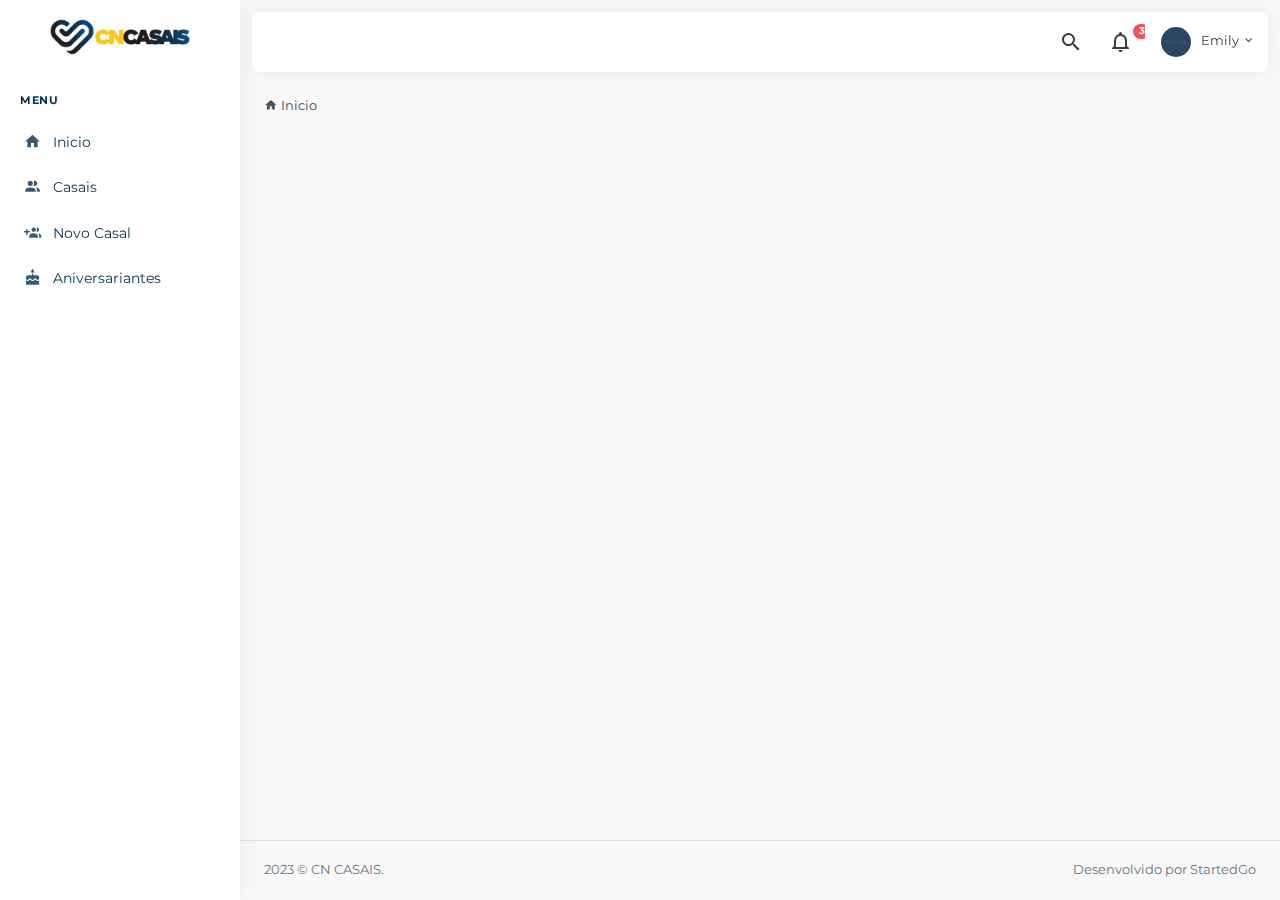
<file: index.html>
<!DOCTYPE html>
<html lang="pt-br">

<head>
    <meta charset="utf-8" />
    <title>CN - Casais</title>
    <meta name="viewport" content="width=device-width, initial-scale=1, shrink-to-fit=no">
    <meta content="Cadastro CN Casais" name="description" />
    <meta content="StartedGo" name="author" />
    <meta http-equiv="X-UA-Compatible" content="IE=edge" />

    <!-- App favicon -->
    <link rel="shortcut icon" href="assets/images/favicon.svg">

    <!-- App css -->
    <link href="assets/css/bootstrap.css" rel="stylesheet" type="text/css" />
    <link href="assets/css/icons.css" rel="stylesheet" type="text/css" />
    <link href="assets/css/theme.css" rel="stylesheet" type="text/css" />

</head>

<body>

    <!-- Begin page -->
    <div id="layout-wrapper">

        <!-- ========== Left Sidebar Start ========== -->
        <div class="vertical-menu">

            <div data-simplebar class="h-100">

                <div class="navbar-brand-box">
                    <a href="index.html" class="logo">
                        <img src="assets/images/logo-dark.png" class="img-fluid" />
                    </a>
                </div>

                <!--- Sidemenu -->
                <div id="sidebar-menu">
                    <!-- Left Menu Start -->
                    <ul class="metismenu list-unstyled" id="side-menu">
                        <li class="menu-title">Menu</li>

                        <li>
                            <a href="index.html" class="waves-effect">
                                <i class="mdi mdi-home"></i><span>Inicio</span>
                            </a>
                        </li>

                        <li>
                            <a href="casais.html" class="waves-effect"><i class="mdi mdi-account-multiple
                                r"></i><span>Casais</span></a>
                        </li>

                        <li>
                            <a href="javascript: void(0);" class="waves-effect"><i class="mdi mdi-account-multiple-plus
                                "></i><span>Novo Casal</span></a>
                        </li>

                        <li>
                            <a href="javascript: void(0);" class="waves-effect"><i class="mdi mdi-cake-variant"></i><span>Aniversariantes</span></a>
                        </li>

                    </ul>
                </div>
                <!-- Sidebar -->
            </div>
        </div>
        <!-- Left Sidebar End -->

        <header id="page-topbar">
            <div class="navbar-header">
                <!-- Dropdown mobile -->
                <div class="d-flex align-items-left">
                    <button type="button" class="btn btn-sm mr-2 d-lg-none px-3 font-size-16 header-item waves-effect"
                        id="vertical-menu-btn">
                        <i class="fa fa-fw fa-bars"></i>
                    </button>
                </div>
                <!-- Inicio navbar itens -->
                <div class="d-flex align-items-center">
                    <!-- Campo de busca -->
                    <div class="dropdown d-none d-sm-inline-block ml-2">
                        <button type="button" class="btn header-item noti-icon waves-effect"
                            id="page-header-search-dropdown" data-toggle="dropdown" aria-haspopup="true"
                            aria-expanded="false">
                            <i class="mdi mdi-magnify"></i>
                        </button>
                        <div class="dropdown-menu dropdown-menu-lg dropdown-menu-right p-0"
                            aria-labelledby="page-header-search-dropdown">

                            <form class="p-3">
                                <div class="form-group m-0">
                                    <div class="input-group">
                                        <input type="text" class="form-control" placeholder="Buscar ..."
                                            aria-label="Busca">
                                        <div class="input-group-append">
                                            <button class="btn btn-primary" type="submit"><i
                                                    class="mdi mdi-magnify"></i></button>
                                        </div>
                                    </div>
                                </div>
                            </form>
                        </div>
                    </div>
                    <!-- Campo de notificações -->
                    <div class="dropdown d-inline-block">
                        <button type="button" class="btn header-item noti-icon waves-effect"
                            id="page-header-notifications-dropdown" data-toggle="dropdown" aria-haspopup="true"
                            aria-expanded="false">
                            <i class="mdi mdi-bell-outline"></i>
                            <span class="badge badge-danger badge-pill">3</span>
                        </button>
                        <div class="dropdown-menu dropdown-menu-lg dropdown-menu-right p-0"
                            aria-labelledby="page-header-notifications-dropdown">
                            <div class="p-3">
                                <div class="row align-items-center">
                                    <div class="col">
                                        <h6 class="m-0"> Notificações </h6>
                                    </div>
                                    <div class="col-auto">
                                        <a href="#!" class="small font-weight-bold"> Ver todas</a>
                                    </div>
                                </div>
                            </div>
                            <div data-simplebar style="max-height: 230px;">

                                <a href="" class="text-reset notification-item">
                                    <div class="media">
                                        <div class="avatar-xs mr-3">
                                            <span class="avatar-title bg-warning rounded-circle">
                                                <i class="mdi mdi-cake-variant"></i>
                                            </span>
                                        </div>
                                        <div class="media-body">
                                            <h6 class="mt-0 mb-1">Aniversariantes</h6>
                                            <p class="font-size-12 mb-1">Amanhã é aniversário do casal <strong>Fernanda & Léo</strong>
                                            </p>
                                            <p class="font-size-11 font-weight-bold mb-0 text-muted"><i
                                                    class="mdi mdi-clock-outline"></i> 2 min atrás</p>
                                        </div>
                                    </div>
                                </a>
                                <a href="" class="text-reset notification-item">
                                    <div class="media">
                                        <div class="avatar-xs mr-3">
                                            <span class="avatar-title bg-warning rounded-circle">
                                                <i class="mdi mdi-account-multiple-plus"></i>
                                            </span>
                                        </div>
                                        <div class="media-body">
                                            <h6 class="mt-0 mb-1">Novo casal</h6>
                                            <p class="font-size-12 mb-1"><strong>Fernanda</strong> adicionou um novo
                                                casal</p>
                                            <p class="font-size-11 font-weight-bold mb-0 text-muted"><i
                                                    class="mdi mdi-clock-outline"></i> há 2 dias</p>
                                        </div>
                                    </div>
                                </a>
                                <a href="" class="text-reset notification-item">
                                    <div class="media">
                                        <div class="avatar-xs mr-3">
                                            <span class="avatar-title bg-warning rounded-circle">
                                                <i class="mdi mdi-cake-variant"></i>
                                            </span>
                                        </div>
                                        <div class="media-body">
                                            <h6 class="mt-0 mb-1">Aniversariantes</h6>
                                            <p class="font-size-12 mb-1">Hoje é aniversário do casal <strong>John &
                                                    Maria</strong> Mostre que você se lembrou deles!</p>
                                            <p class="font-size-11 font-weight-bold mb-0 text-muted"><i
                                                    class="mdi mdi-clock-outline"></i> há 7 horas </p>
                                        </div>
                                    </div>
                                </a>
                            </div>
                            <div class="p-2">
                                <a class="btn btn-sm btn-link btn-block text-center font-size-14" href="javascript:void(0)">
                                    Carregar mais.. <i class="mdi mdi-arrow-right ml-1"></i>
                                </a>
                            </div>
                        </div>
                    </div>
                    <!-- Campo de usuario -->
                    <div class="dropdown d-inline-block">
                        <button type="button" class="btn header-item waves-effect" id="page-header-user-dropdown"
                            data-toggle="dropdown" aria-haspopup="true" aria-expanded="false">
                            <img class="rounded-circle header-profile-user" src="assets/images/users/avatar-1.jpg"
                                alt="Header Avatar">
                            <span class="d-none d-sm-inline-block ml-1">Emily</span>
                            <i class="mdi mdi-chevron-down d-none d-sm-inline-block"></i>
                        </button>
                        <div class="dropdown-menu dropdown-menu-right">
                            <a class="dropdown-item d-flex align-items-center justify-content-between"
                                href="javascript:void(0)">
                                <span>Caixa de entrada</span>
                                <span>
                                    <span class="badge badge-pill badge-soft-primary">3</span>
                                </span>
                            </a>
                            <a class="dropdown-item d-flex align-items-center justify-content-between"
                                href="javascript:void(0)">
                                <span>Perfil</span>
                                <span>
                                    <span class="badge badge-pill badge-soft-danger">1</span>
                                </span>
                            </a>
                            <a class="dropdown-item d-flex align-items-center justify-content-between"
                                href="javascript:void(0)">
                                Configurações
                            </a>
                            <a class="dropdown-item d-flex align-items-center justify-content-between"
                                href="javascript:void(0)">
                                <span>Sair</span>
                            </a>
                        </div>
                    </div>

                </div>
            </div>
            <!-- Final navbar itens -->
        </header>

        <!-- ============================================================== -->
        <!-- Inicio do conteúdo -->
        <!-- ============================================================== -->
        <div class="main-content">

            <div class="page-content">
                <div class="container-fluid">

                    <!-- inicio titulo da pagina -->
                    <div class="row">
                        <div class="col-12">
                            <div class="page-title-box d-flex align-items-center justify-content-between">
                                <div class="page-title-right">
                                    <ol class="breadcrumb m-0">
                                        <li class="breadcrumb-item active"><a href="javascript: void(0);"><i class="mdi mdi-home mr-1"></i>Inicio</a></li>
                                    </ol>
                                </div>
                            </div>
                        </div>
                    </div>
                    <!-- fim titulo da pagina -->

                </div> <!-- container-fluid -->
            </div>
            <!-- End Page-content -->

            <footer class="footer">
                <div class="container-fluid">
                    <div class="row">
                        <div class="col-sm-6">
                            2023 © CN CASAIS.
                        </div>
                        <div class="col-sm-6">
                            <div class="text-sm-right d-none d-sm-block">
                                Desenvolvido por StartedGo
                            </div>
                        </div>
                    </div>
                </div>
            </footer>

        </div>
        <!-- end main content-->

    </div>
    <!-- END layout-wrapper -->

    <!-- Overlay-->
    <div class="menu-overlay"></div>


    <!-- jQuery  -->
    <script src="assets/js/jquery.min.js"></script>
    <script src="assets/js/bootstrap.bundle.min.js"></script>
    <script src="assets/js/metismenu.min.js"></script>
    <script src="assets/js/waves.js"></script>
    <script src="assets/js/simplebar.min.js"></script>

    <!-- App js -->
    <script src="assets/js/theme.js"></script>

</body>

</html>
</file>
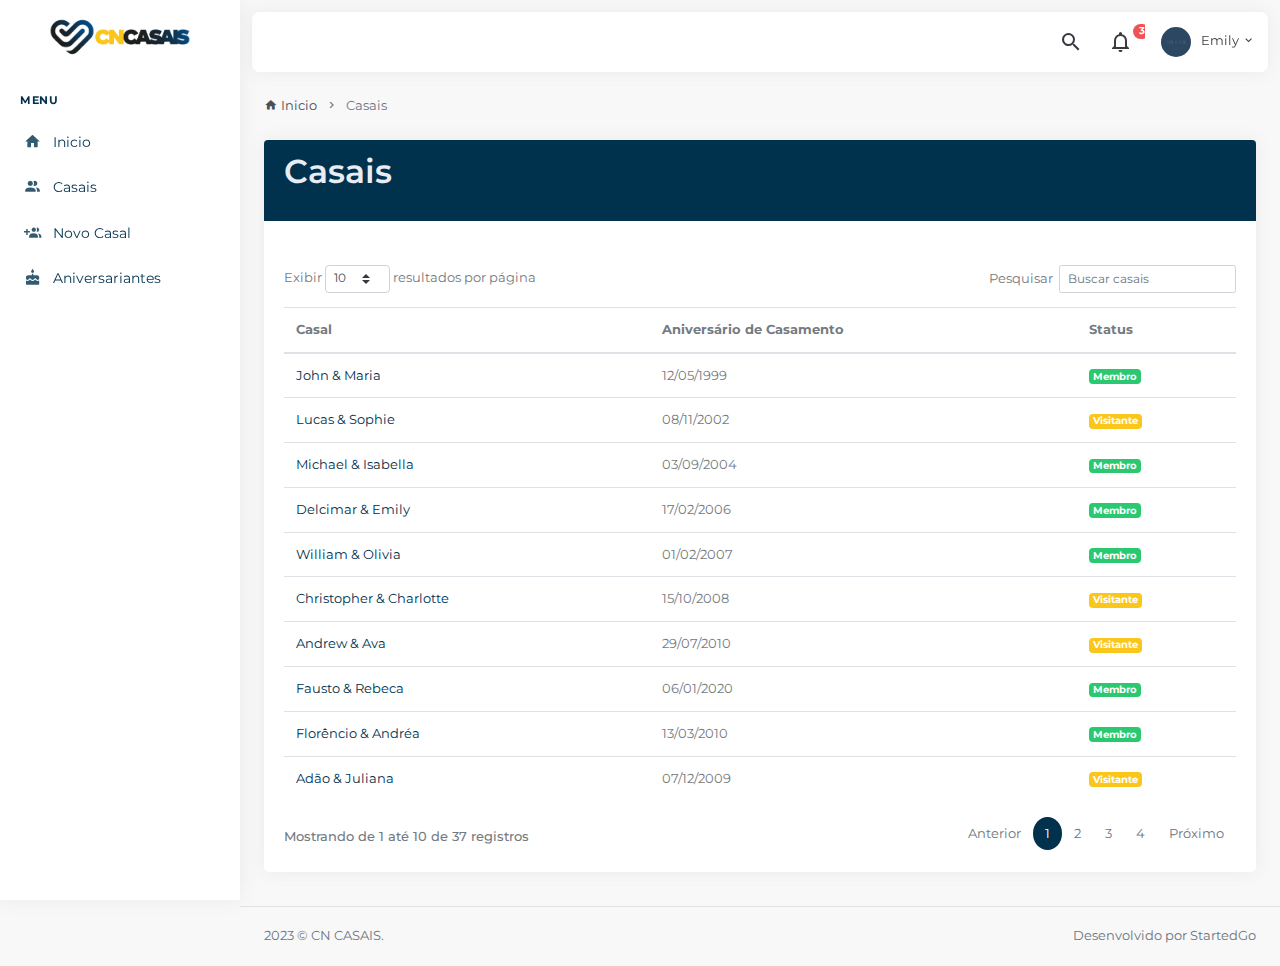
<file: casais.html>
<!DOCTYPE html>
<html lang="pt-br">

<head>
    <meta charset="utf-8" />
    <title>CN - Casais</title>
    <meta name="viewport" content="width=device-width, initial-scale=1, shrink-to-fit=no">
    <meta content="Cadastro CN Casais" name="description" />
    <meta content="StartedGo" name="author" />
    <meta http-equiv="X-UA-Compatible" content="IE=edge" />

    <!-- App favicon -->
    <link rel="shortcut icon" href="assets/images/favicon.svg">

    <!-- Plugins css -->
    <link href="plugins/datatables/dataTables.bootstrap4.css" rel="stylesheet" type="text/css" />
    <link href="plugins/datatables/buttons.bootstrap4.css" rel="stylesheet" type="text/css" />
    <link href="plugins/datatables/select.bootstrap4.css" rel="stylesheet" type="text/css" />

    <!-- App css -->
    <link href="assets/css/bootstrap.css" rel="stylesheet" type="text/css" />
    <link href="assets/css/icons.css" rel="stylesheet" type="text/css" />
    <link href="assets/css/theme.css" rel="stylesheet" type="text/css" />

</head>

<body>

    <!-- Begin page -->
    <div id="layout-wrapper">

        <!-- ========== Left Sidebar Start ========== -->
        <div class="vertical-menu">

            <div data-simplebar class="h-100">

                <div class="navbar-brand-box">
                    <a href="index.html" class="logo">
                        <img src="assets/images/logo-dark.png" class="img-fluid" />
                    </a>
                </div>

                <!--- Sidemenu -->
                <div id="sidebar-menu">
                    <!-- Left Menu Start -->
                    <ul class="metismenu list-unstyled" id="side-menu">
                        <li class="menu-title">Menu</li>

                        <li>
                            <a href="index.html" class="waves-effect">
                                <i class="mdi mdi-home"></i><span>Inicio</span>
                            </a>
                        </li>

                        <li>
                            <a href="javascript: void(0);" class="waves-effect"><i class="mdi mdi-account-multiple
                                r"></i><span>Casais</span></a>
                        </li>

                        <li>
                            <a href="javascript: void(0);" class="waves-effect"><i class="mdi mdi-account-multiple-plus
                                "></i><span>Novo Casal</span></a>
                        </li>

                        <li>
                            <a href="javascript: void(0);" class="waves-effect"><i
                                    class="mdi mdi-cake-variant"></i><span>Aniversariantes</span></a>
                        </li>

                    </ul>
                </div>
                <!-- Sidebar -->
            </div>
        </div>
        <!-- Left Sidebar End -->

        <header id="page-topbar">
            <div class="navbar-header">
                <!-- Dropdown mobile -->
                <div class="d-flex align-items-left">
                    <button type="button" class="btn btn-sm mr-2 d-lg-none px-3 font-size-16 header-item waves-effect"
                        id="vertical-menu-btn">
                        <i class="fa fa-fw fa-bars"></i>
                    </button>
                </div>
                <!-- Inicio navbar itens -->
                <div class="d-flex align-items-center">
                    <!-- Campo de busca -->
                    <div class="dropdown d-none d-sm-inline-block ml-2">
                        <button type="button" class="btn header-item noti-icon waves-effect"
                            id="page-header-search-dropdown" data-toggle="dropdown" aria-haspopup="true"
                            aria-expanded="false">
                            <i class="mdi mdi-magnify"></i>
                        </button>
                        <div class="dropdown-menu dropdown-menu-lg dropdown-menu-right p-0"
                            aria-labelledby="page-header-search-dropdown">

                            <form class="p-3">
                                <div class="form-group m-0">
                                    <div class="input-group">
                                        <input type="text" class="form-control" placeholder="Buscar ..."
                                            aria-label="Busca">
                                        <div class="input-group-append">
                                            <button class="btn btn-primary" type="submit"><i
                                                    class="mdi mdi-magnify"></i></button>
                                        </div>
                                    </div>
                                </div>
                            </form>
                        </div>
                    </div>
                    <!-- Campo de notificações -->
                    <div class="dropdown d-inline-block">
                        <button type="button" class="btn header-item noti-icon waves-effect"
                            id="page-header-notifications-dropdown" data-toggle="dropdown" aria-haspopup="true"
                            aria-expanded="false">
                            <i class="mdi mdi-bell-outline"></i>
                            <span class="badge badge-danger badge-pill">3</span>
                        </button>
                        <div class="dropdown-menu dropdown-menu-lg dropdown-menu-right p-0"
                            aria-labelledby="page-header-notifications-dropdown">
                            <div class="p-3">
                                <div class="row align-items-center">
                                    <div class="col">
                                        <h6 class="m-0"> Notificações </h6>
                                    </div>
                                    <div class="col-auto">
                                        <a href="#!" class="small font-weight-bold"> Ver todas</a>
                                    </div>
                                </div>
                            </div>
                            <div data-simplebar style="max-height: 230px;">

                                <a href="" class="text-reset notification-item">
                                    <div class="media">
                                        <div class="avatar-xs mr-3">
                                            <span class="avatar-title bg-warning rounded-circle">
                                                <i class="mdi mdi-cake-variant"></i>
                                            </span>
                                        </div>
                                        <div class="media-body">
                                            <h6 class="mt-0 mb-1">Aniversariantes</h6>
                                            <p class="font-size-12 mb-1">Amanhã é aniversário do casal <strong>Fernanda & Léo</strong>
                                            </p>
                                            <p class="font-size-11 font-weight-bold mb-0 text-muted"><i
                                                    class="mdi mdi-clock-outline"></i> 2 min atrás</p>
                                        </div>
                                    </div>
                                </a>
                                <a href="" class="text-reset notification-item">
                                    <div class="media">
                                        <div class="avatar-xs mr-3">
                                            <span class="avatar-title bg-warning rounded-circle">
                                                <i class="mdi mdi-account-multiple-plus"></i>
                                            </span>
                                        </div>
                                        <div class="media-body">
                                            <h6 class="mt-0 mb-1">Novo casal</h6>
                                            <p class="font-size-12 mb-1"><strong>Fernanda</strong> adicionou um novo
                                                casal</p>
                                            <p class="font-size-11 font-weight-bold mb-0 text-muted"><i
                                                    class="mdi mdi-clock-outline"></i> há 2 dias</p>
                                        </div>
                                    </div>
                                </a>
                                <a href="" class="text-reset notification-item">
                                    <div class="media">
                                        <div class="avatar-xs mr-3">
                                            <span class="avatar-title bg-warning rounded-circle">
                                                <i class="mdi mdi-cake-variant"></i>
                                            </span>
                                        </div>
                                        <div class="media-body">
                                            <h6 class="mt-0 mb-1">Aniversariantes</h6>
                                            <p class="font-size-12 mb-1">Hoje é aniversário do casal <strong>John &
                                                    Maria</strong> Mostre que você se lembrou deles!</p>
                                            <p class="font-size-11 font-weight-bold mb-0 text-muted"><i
                                                    class="mdi mdi-clock-outline"></i> há 7 horas </p>
                                        </div>
                                    </div>
                                </a>
                            </div>
                            <div class="p-2">
                                <a class="btn btn-sm btn-link btn-block text-center font-size-14"
                                    href="javascript:void(0)">
                                    Carregar mais.. <i class="mdi mdi-arrow-right ml-1"></i>
                                </a>
                            </div>
                        </div>
                    </div>
                    <!-- Campo de usuario -->
                    <div class="dropdown d-inline-block">
                        <button type="button" class="btn header-item waves-effect" id="page-header-user-dropdown"
                            data-toggle="dropdown" aria-haspopup="true" aria-expanded="false">
                            <img class="rounded-circle header-profile-user" src="assets/images/users/avatar-1.jpg"
                                alt="Header Avatar">
                            <span class="d-none d-sm-inline-block ml-1">Emily</span>
                            <i class="mdi mdi-chevron-down d-none d-sm-inline-block"></i>
                        </button>
                        <div class="dropdown-menu dropdown-menu-right">
                            <a class="dropdown-item d-flex align-items-center justify-content-between"
                                href="javascript:void(0)">
                                <span>Caixa de entrada</span>
                                <span>
                                    <span class="badge badge-pill badge-soft-primary">3</span>
                                </span>
                            </a>
                            <a class="dropdown-item d-flex align-items-center justify-content-between"
                                href="javascript:void(0)">
                                <span>Perfil</span>
                                <span>
                                    <span class="badge badge-pill badge-soft-danger">1</span>
                                </span>
                            </a>
                            <a class="dropdown-item d-flex align-items-center justify-content-between"
                                href="javascript:void(0)">
                                Configurações
                            </a>
                            <a class="dropdown-item d-flex align-items-center justify-content-between"
                                href="javascript:void(0)">
                                <span>Sair</span>
                            </a>
                        </div>
                    </div>

                </div>
            </div>
            <!-- Final navbar itens -->
        </header>

        <!-- ============================================================== -->
        <!-- Inicio do conteúdo -->
        <!-- ============================================================== -->
        <div class="main-content">

            <div class="page-content">
                <div class="container-fluid">

                    <!-- inicio titulo da pagina -->
                    <div class="row">
                        <div class="col-12">
                            <div class="page-title-box d-flex align-items-center justify-content-between">
                                <div class="page-title-right">
                                    <ol class="breadcrumb m-0">
                                        <li class="breadcrumb-item"><a href="javascript: void(0);"><i class="mdi mdi-home mr-1"></i>Inicio</a></li>
                                        <li class="breadcrumb-item active">Casais</li>
                                    </ol>
                                </div>

                            </div>
                        </div>
                    </div>
                    <!-- fim titulo da pagina -->
                    <div class="row">
                        <div class="col-12">
                            <div class="card">
                                <div class="card-header bg-primary rounded-top mb-lg-4 mb-sm-auto">
                                    <h1 class="text-light">Casais</h1>
                                    <p class="card-subtitle mb-4">
                                    </p>
                                </div>
                                <div class="card-body">

                                    <table id="table-casais" class="table dt-responsive table-hover">
                                        <thead>
                                            <tr>
                                                <th>Casal</th>
                                                <th>Aniversário de Casamento</th>
                                                <th>Status</th>
                                            </tr>
                                        </thead>
                                        <tbody>
                                            <tr>
                                                <td><a href="#">John & Maria</a></td>
                                                <td>12/05/1999</td>
                                                <td><span class="badge badge-success">Membro</span></td>
                                            </tr>
                                            <tr>
                                                <td><a href="#">Lucas & Sophie</a></td>
                                                <td>08/11/2002</td>
                                                <td><span class="badge badge-warning">Visitante</span></td>
                                            </tr>
                                            <tr>
                                                <td><a href="#">Michael & Isabella</a></td>
                                                <td>03/09/2004</td>
                                                <td><span class="badge badge-success">Membro</span></td>
                                            </tr>
                                            <tr>
                                                <td><a href="ficha-casal.html">Delcimar & Emily</a></td>
                                                <td>17/02/2006</td>
                                                <td><span class="badge badge-success">Membro</span></td>
                                            </tr>
                                            <tr>
                                                <td><a href="#">William & Olivia</a></td>
                                                <td>01/02/2007</td>
                                                <td><span class="badge badge-success">Membro</span></td>
                                            </tr>
                                            <tr>
                                                <td><a href="#">Christopher & Charlotte</a></td>
                                                <td>15/10/2008</td>
                                                <td><span class="badge badge-warning">Visitante</span></td>
                                            </tr>
                                            <tr>
                                                <td><a href="#">Andrew & Ava</a></td>
                                                <td>29/07/2010</td>
                                                <td><span class="badge badge-warning">Visitante</span></td>
                                            </tr>
                                            <tr>
                                                <td><a href="#">Fausto & Rebeca</a></td>
                                                <td>06/01/2020</td>
                                                <td><span class="badge badge-success">Membro</span></td>
                                            </tr>
                                            <tr>
                                                <td><a href="#">Florêncio & Andréa</a></td>
                                                <td>13/03/2010</td>
                                                <td><span class="badge badge-success">Membro</span></td>
                                            </tr>
                                            <tr>
                                                <td><a href="#">Adão & Juliana</a></td>
                                                <td>07/12/2009</td>
                                                <td><span class="badge badge-warning">Visitante</span></td>
                                            </tr>
                                            <tr>
                                                <td><a href="#">Túlio & Larissa</a></td>
                                                <td>05/09/2017</td>
                                                <td><span class="badge badge-warning">Visitante</span></td>
                                            </tr>
                                            <tr>
                                                <td><a href="#">Sócrates & Lídia</a></td>
                                                <td>21/04/2012</td>
                                                <td><span class="badge badge-success">Membro</span></td>
                                            </tr>
                                            <tr>
                                                <td><a href="#">Jaime & Eugénia</a></td>
                                                <td>16/02/2011</td>
                                                <td><span class="badge badge-warning">Visitante</span></td>
                                            </tr>
                                            <tr>
                                                <td><a href="#">Guilherme & Nilda</a></td>
                                                <td>13/06/2006</td>
                                                <td><span class="badge badge-success">Membro</span></td>
                                            </tr>
                                            <tr>
                                                <td><a href="#">Celestino & Augusta</a></td>
                                                <td>02/11/2014</td>
                                                <td><span class="badge badge-success">Membro</span></td>
                                            </tr>
                                            <tr>
                                                <td><a href="#">Igor & Érica</a></td>
                                                <td>08/05/2013</td>
                                                <td><span class="badge badge-warning">Visitante</span></td>
                                            </tr>
                                            <tr>
                                                <td><a href="#">Vinícius & Calista</a></td>
                                                <td>02/08/2019</td>
                                                <td><span class="badge badge-warning">Visitante</span></td>
                                            </tr>
                                            <tr>
                                                <td><a href="#">Altair & Desidéria</a></td>
                                                <td>06/07/2013</td>
                                                <td><span class="badge badge-warning">Visitante</span></td>
                                            </tr>
                                            <tr>
                                                <td><a href="#">Guilherme & Dóris</a></td>
                                                <td>16/12/2017</td>
                                                <td><span class="badge badge-success">Membro</span></td>
                                            </tr>
                                            <tr>
                                                <td><a href="#">Quintino & Talita</a></td>
                                                <td>28/07/2009</td>
                                                <td><span class="badge badge-warning">Visitante</span></td>
                                            </tr>
                                            <tr>
                                                <td><a href="#">Hélio & Diana</a></td>
                                                <td>02/11/2013</td>
                                                <td><span class="badge badge-warning">Visitante</span></td>
                                            </tr>
                                            <tr>
                                                <td><a href="#">Célio & Andréia</a></td>
                                                <td>28/11/2016</td>
                                                <td><span class="badge badge-warning">Visitante</span></td>
                                            </tr>
                                            <tr>
                                                <td><a href="#">Cleto & Manuela</a></td>
                                                <td>12/10/2016</td>
                                                <td><span class="badge badge-success">Membro</span></td>
                                            </tr>
                                            <tr>
                                                <td><a href="#">Matias & Susana</a></td>
                                                <td>20/07/2008</td>
                                                <td><span class="badge badge-warning">Visitante</span></td>
                                            </tr>
                                            <tr>
                                                <td><a href="#">Abílio & Núria</a></td>
                                                <td>08/03/2009</td>
                                                <td><span class="badge badge-warning">Visitante</span></td>
                                            </tr>
                                            <tr>
                                                <td><a href="#">José & Cátia</a></td>
                                                <td>01/04/2020</td>
                                                <td><span class="badge badge-success">Membro</span></td>
                                            </tr>
                                            <tr>
                                                <td><a href="#">Eduardo & Vitória</a></td>
                                                <td>12/07/2019</td>
                                                <td><span class="badge badge-warning">Visitante</span></td>
                                            </tr>
                                            <tr>
                                                <td><a href="#">Gonçalo & Cila</a></td>
                                                <td>21/01/2010</td>
                                                <td><span class="badge badge-warning">Visitante</span></td>
                                            </tr>
                                            <tr>
                                                <td><a href="#">Firmino & Manuela</a></td>
                                                <td>22/08/2009</td>
                                                <td><span class="badge badge-warning">Visitante</span></td>
                                            </tr>
                                            <tr>
                                                <td><a href="#">Simão & Gracília</a></td>
                                                <td>04/04/2017</td>
                                                <td><span class="badge badge-warning">Visitante</span></td>
                                            </tr>
                                            <tr>
                                                <td><a href="#">Heliodoro & Lucília</td>
                                                <td>30/12/2007</td>
                                                <td><span class="badge badge-warning">Visitante</span></td>
                                            </tr>
                                            <tr>
                                                <td><a href="#">Cleto & Cecília</a></td>
                                                <td>04/05/2014</td>
                                                <td><span class="badge badge-warning">Visitante</span></td>
                                            </tr>
                                            <tr>
                                                <td><a href="#">Rodrigo & Constância</a></td>
                                                <td>23/06/2010</td>
                                                <td><span class="badge badge-success">Membro</span></td>
                                            </tr>
                                            <tr>
                                                <td><a href="#">Leopoldo & Apolónia</a></td>
                                                <td>26/06/2016</td>
                                                <td><span class="badge badge-success">Membro</span></td>
                                            </tr>
                                            <tr>
                                                <td><a href="#">Valente & Aurélia</a></td>
                                                <td>23/10/2014</td>
                                                <td><span class="badge badge-warning">Visitante</span></td>
                                            </tr>
                                            <tr>
                                                <td><a href="#">Firmino & Rute</a></td>
                                                <td>13/08/2006</td>
                                                <td><span class="badge badge-success">Membro</span></td>
                                            </tr>
                                            <tr>
                                                <td><a href="#">Romão & Alexia</a></td>
                                                <td>22/02/2017</td>
                                                <td><span class="badge badge-warning">Visitante</span></td>
                                            </tr>
                                        </tbody>
                                    </table>

                                </div> <!-- end card body-->
                            </div> <!-- end card -->
                        </div><!-- end col-->
                    </div>
                </div> <!-- container-fluid -->
            </div>
            <!-- End Page-content -->

            <footer class="footer">
                <div class="container-fluid">
                    <div class="row">
                        <div class="col-sm-6">
                            2023 © CN CASAIS.
                        </div>
                        <div class="col-sm-6">
                            <div class="text-sm-right d-none d-sm-block">
                                Desenvolvido por StartedGo
                            </div>
                        </div>
                    </div>
                </div>
            </footer>

        </div>
        <!-- end main content-->

    </div>
    <!-- END layout-wrapper -->

    <!-- Overlay-->
    <div class="menu-overlay"></div>


    <!-- jQuery  -->
    <script src="assets/js/jquery.min.js"></script>
    <script src="assets/js/bootstrap.bundle.min.js"></script>
    <script src="assets/js/metismenu.min.js"></script>
    <script src="assets/js/waves.js"></script>
    <script src="assets/js/simplebar.min.js"></script>

    <!-- third party js -->
    <script src="plugins/datatables/jquery.dataTables.min.js"></script>
    <script src="plugins/datatables/dataTables.bootstrap4.js"></script>
    <script src="plugins/datatables/responsive.bootstrap4.min.js"></script>
    <script src="plugins/datatables/dataTables.buttons.min.js"></script>
    <script src="plugins/datatables/buttons.bootstrap4.min.js"></script>
    <script src="plugins/datatables/buttons.html5.min.js"></script>
    <script src="plugins/datatables/buttons.flash.min.js"></script>
    <script src="plugins/datatables/buttons.print.min.js"></script>
    <script src="plugins/datatables/dataTables.keyTable.min.js"></script>
    <script src="plugins/datatables/dataTables.select.min.js"></script>
    <script src="plugins/datatables/pdfmake.min.js"></script>
    <script src="plugins/datatables/vfs_fonts.js"></script>
    <!-- third party js ends -->

    <!-- Datatables init -->
    <script src="assets/pages/datatable-custom.js"></script>

    <!-- App js -->
    <script src="assets/js/theme.js"></script>

</body>

</html>
</file>
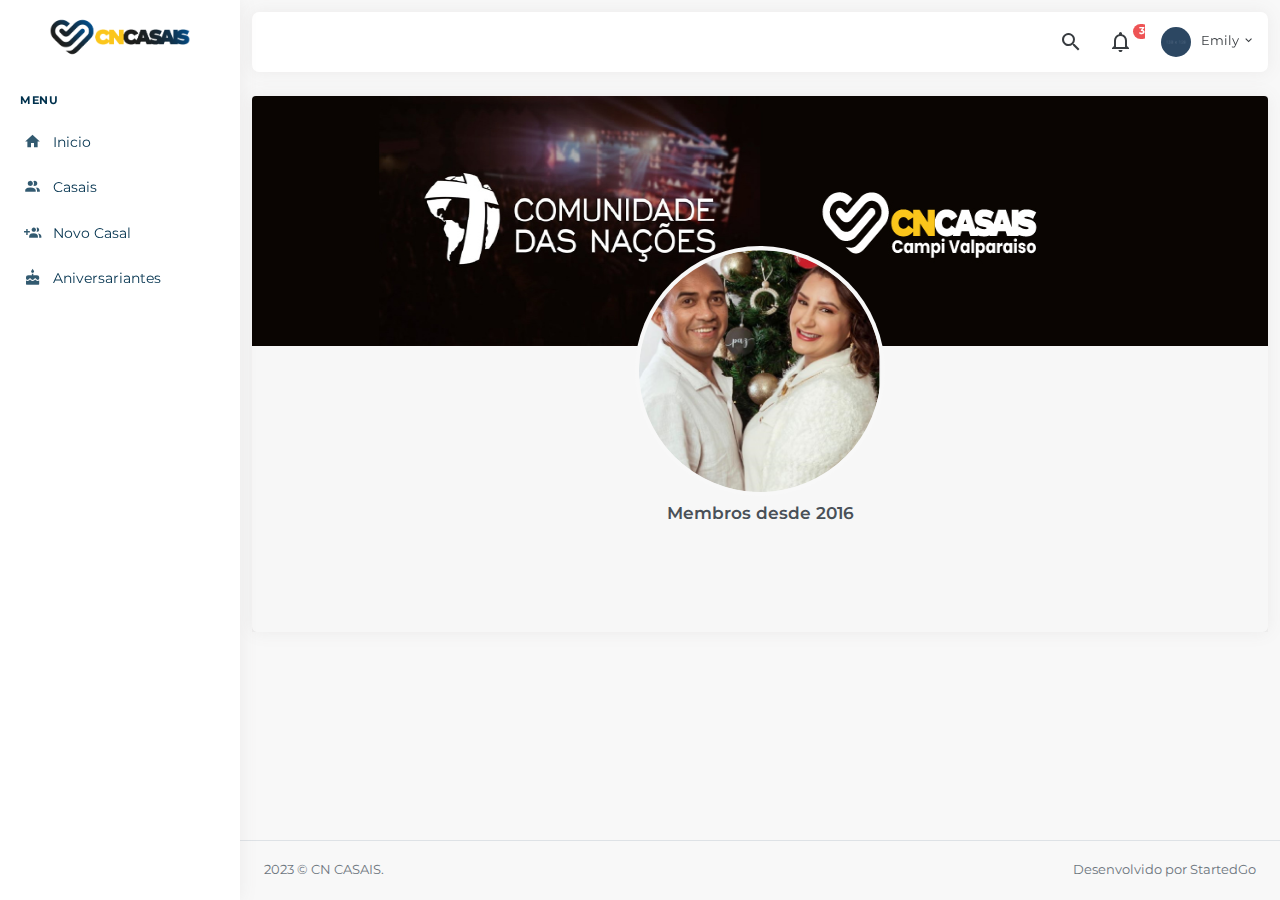
<file: ficha-casal.html>
<!DOCTYPE html>
<html lang="pt-br">

<head>
    <meta charset="utf-8" />
    <title>CN - Casais</title>
    <meta name="viewport" content="width=device-width, initial-scale=1, shrink-to-fit=no">
    <meta content="Cadastro CN Casais" name="description" />
    <meta content="StartedGo" name="author" />
    <meta http-equiv="X-UA-Compatible" content="IE=edge" />

    <!-- App favicon -->
    <link rel="shortcut icon" href="assets/images/favicon.svg">

    <!-- App css -->
    <link href="assets/css/bootstrap.css" rel="stylesheet" type="text/css" />
    <link href="assets/css/icons.css" rel="stylesheet" type="text/css" />
    <link href="assets/css/theme.css" rel="stylesheet" type="text/css" />

</head>

<body>

    <!-- Begin page -->
    <div id="layout-wrapper">

        <!-- ========== Left Sidebar Start ========== -->
        <div class="vertical-menu">

            <div data-simplebar class="h-100">

                <div class="navbar-brand-box">
                    <a href="index.html" class="logo">
                        <img src="assets/images/logo-dark.png" class="img-fluid" />
                    </a>
                </div>

                <!--- Sidemenu -->
                <div id="sidebar-menu">
                    <!-- Left Menu Start -->
                    <ul class="metismenu list-unstyled" id="side-menu">
                        <li class="menu-title">Menu</li>

                        <li>
                            <a href="index.html" class="waves-effect">
                                <i class="mdi mdi-home"></i><span>Inicio</span>
                            </a>
                        </li>

                        <li>
                            <a href="casais.html" class="waves-effect"><i class="mdi mdi-account-multiple
                                r"></i><span>Casais</span></a>
                        </li>

                        <li>
                            <a href="javascript: void(0);" class="waves-effect"><i class="mdi mdi-account-multiple-plus
                                "></i><span>Novo Casal</span></a>
                        </li>

                        <li>
                            <a href="javascript: void(0);" class="waves-effect"><i class="mdi mdi-cake-variant"></i><span>Aniversariantes</span></a>
                        </li>

                    </ul>
                </div>
                <!-- Sidebar -->
            </div>
        </div>
        <!-- Left Sidebar End -->

        <header id="page-topbar">
            <div class="navbar-header">
                <!-- Dropdown mobile -->
                <div class="d-flex align-items-left">
                    <button type="button" class="btn btn-sm mr-2 d-lg-none px-3 font-size-16 header-item waves-effect"
                        id="vertical-menu-btn">
                        <i class="fa fa-fw fa-bars"></i>
                    </button>
                </div>
                <!-- Inicio navbar itens -->
                <div class="d-flex align-items-center">
                    <!-- Campo de busca -->
                    <div class="dropdown d-none d-sm-inline-block ml-2">
                        <button type="button" class="btn header-item noti-icon waves-effect"
                            id="page-header-search-dropdown" data-toggle="dropdown" aria-haspopup="true"
                            aria-expanded="false">
                            <i class="mdi mdi-magnify"></i>
                        </button>
                        <div class="dropdown-menu dropdown-menu-lg dropdown-menu-right p-0"
                            aria-labelledby="page-header-search-dropdown">

                            <form class="p-3">
                                <div class="form-group m-0">
                                    <div class="input-group">
                                        <input type="text" class="form-control" placeholder="Buscar ..."
                                            aria-label="Busca">
                                        <div class="input-group-append">
                                            <button class="btn btn-primary" type="submit"><i
                                                    class="mdi mdi-magnify"></i></button>
                                        </div>
                                    </div>
                                </div>
                            </form>
                        </div>
                    </div>
                    <!-- Campo de notificações -->
                    <div class="dropdown d-inline-block">
                        <button type="button" class="btn header-item noti-icon waves-effect"
                            id="page-header-notifications-dropdown" data-toggle="dropdown" aria-haspopup="true"
                            aria-expanded="false">
                            <i class="mdi mdi-bell-outline"></i>
                            <span class="badge badge-danger badge-pill">3</span>
                        </button>
                        <div class="dropdown-menu dropdown-menu-lg dropdown-menu-right p-0"
                            aria-labelledby="page-header-notifications-dropdown">
                            <div class="p-3">
                                <div class="row align-items-center">
                                    <div class="col">
                                        <h6 class="m-0"> Notificações </h6>
                                    </div>
                                    <div class="col-auto">
                                        <a href="#!" class="small font-weight-bold"> Ver todas</a>
                                    </div>
                                </div>
                            </div>
                            <div data-simplebar style="max-height: 230px;">

                                <a href="" class="text-reset notification-item">
                                    <div class="media">
                                        <div class="avatar-xs mr-3">
                                            <span class="avatar-title bg-warning rounded-circle">
                                                <i class="mdi mdi-cake-variant"></i>
                                            </span>
                                        </div>
                                        <div class="media-body">
                                            <h6 class="mt-0 mb-1">Aniversariantes</h6>
                                            <p class="font-size-12 mb-1">Amanhã é aniversário do casal <strong>Fernanda & Léo</strong>
                                            </p>
                                            <p class="font-size-11 font-weight-bold mb-0 text-muted"><i
                                                    class="mdi mdi-clock-outline"></i> 2 min atrás</p>
                                        </div>
                                    </div>
                                </a>
                                <a href="" class="text-reset notification-item">
                                    <div class="media">
                                        <div class="avatar-xs mr-3">
                                            <span class="avatar-title bg-warning rounded-circle">
                                                <i class="mdi mdi-account-multiple-plus"></i>
                                            </span>
                                        </div>
                                        <div class="media-body">
                                            <h6 class="mt-0 mb-1">Novo casal</h6>
                                            <p class="font-size-12 mb-1"><strong>Fernanda</strong> adicionou um novo
                                                casal</p>
                                            <p class="font-size-11 font-weight-bold mb-0 text-muted"><i
                                                    class="mdi mdi-clock-outline"></i> há 2 dias</p>
                                        </div>
                                    </div>
                                </a>
                                <a href="" class="text-reset notification-item">
                                    <div class="media">
                                        <div class="avatar-xs mr-3">
                                            <span class="avatar-title bg-warning rounded-circle">
                                                <i class="mdi mdi-cake-variant"></i>
                                            </span>
                                        </div>
                                        <div class="media-body">
                                            <h6 class="mt-0 mb-1">Aniversariantes</h6>
                                            <p class="font-size-12 mb-1">Hoje é aniversário do casal <strong>John &
                                                    Maria</strong> Mostre que você se lembrou deles!</p>
                                            <p class="font-size-11 font-weight-bold mb-0 text-muted"><i
                                                    class="mdi mdi-clock-outline"></i> há 7 horas </p>
                                        </div>
                                    </div>
                                </a>
                            </div>
                            <div class="p-2">
                                <a class="btn btn-sm btn-link btn-block text-center font-size-14" href="javascript:void(0)">
                                    Carregar mais.. <i class="mdi mdi-arrow-right ml-1"></i>
                                </a>
                            </div>
                        </div>
                    </div>
                    <!-- Campo de usuario -->
                    <div class="dropdown d-inline-block">
                        <button type="button" class="btn header-item waves-effect" id="page-header-user-dropdown"
                            data-toggle="dropdown" aria-haspopup="true" aria-expanded="false">
                            <img class="rounded-circle header-profile-user" src="assets/images/users/avatar-1.jpg"
                                alt="Header Avatar">
                            <span class="d-none d-sm-inline-block ml-1">Emily</span>
                            <i class="mdi mdi-chevron-down d-none d-sm-inline-block"></i>
                        </button>
                        <div class="dropdown-menu dropdown-menu-right">
                            <a class="dropdown-item d-flex align-items-center justify-content-between"
                                href="javascript:void(0)">
                                <span>Caixa de entrada</span>
                                <span>
                                    <span class="badge badge-pill badge-soft-primary">3</span>
                                </span>
                            </a>
                            <a class="dropdown-item d-flex align-items-center justify-content-between"
                                href="javascript:void(0)">
                                <span>Perfil</span>
                                <span>
                                    <span class="badge badge-pill badge-soft-danger">1</span>
                                </span>
                            </a>
                            <a class="dropdown-item d-flex align-items-center justify-content-between"
                                href="javascript:void(0)">
                                Configurações
                            </a>
                            <a class="dropdown-item d-flex align-items-center justify-content-between"
                                href="javascript:void(0)">
                                <span>Sair</span>
                            </a>
                        </div>
                    </div>

                </div>
            </div>
            <!-- Final navbar itens -->
        </header>

        <!-- ============================================================== -->
        <!-- Inicio do conteúdo -->
        <!-- ============================================================== -->
        <div class="main-content">

            <div class="page-content">
                <div class="container-fluid">
                    <div class="row">
                      <div class="card px-0 col-12">
                        <div class="card-header p-0 text-center">
                            <!-- Capa -->
                            <img class="img-capa img-fluid rounded-top" src="assets/images/banner-1.jpg"></img>
                            
                            <!-- Imagem de perfil -->
                            <div class="d-flex justify-content-center align-items-end position-relative img-perfil-container">
                              <img class="img-perfil img-thumbnail rounded-circle border-0" src="assets/images/users/avatar-1.png" alt="Usuario">
                            </div>
                            <h5 class="d-flex justify-content-center align-items-end position-relative img-perfil-container mt-2">Membros desde 2016</h5>
                        </div>
                      </div>
                    </div>
                </div>
            </div>
            <!-- End Page-content -->

            <footer class="footer">
                <div class="container-fluid">
                    <div class="row">
                        <div class="col-sm-6">
                            2023 © CN CASAIS.
                        </div>
                        <div class="col-sm-6">
                            <div class="text-sm-right d-none d-sm-block">
                                Desenvolvido por StartedGo
                            </div>
                        </div>
                    </div>
                </div>
            </footer>

        </div>
        <!-- end main content-->

    </div>
    <!-- END layout-wrapper -->

    <!-- Overlay-->
    <div class="menu-overlay"></div>


    <!-- jQuery  -->
    <script src="assets/js/jquery.min.js"></script>
    <script src="assets/js/bootstrap.bundle.min.js"></script>
    <script src="assets/js/metismenu.min.js"></script>
    <script src="assets/js/waves.js"></script>
    <script src="assets/js/simplebar.min.js"></script>

    <!-- App js -->
    <script src="assets/js/theme.js"></script>

</body>

</html>
</file>
<file: assets/css/theme.css>
@charset "UTF-8";
/*
Template Name: Opatix - Admin & Dashboard Template
Author: Myra Studio
Version: 1.0.0
File: App Css
*/
/*
1. Left sidenav
2. Header
3. Footer
4. Avatar
5. Helper
6. Demos
7. Scrollbar
8. Sweetalert
9. Morris
10. Sparkline-chart
11. Datatable
12. Calendar
13.  Maps
14. Select2
15. Datepicker
16. Daterange
17. Waves 
18. Auth
19. Pricing
*/
@import url("https://fonts.googleapis.com/css2?family=Montserrat:wght@300;400;500;600&display=swap");
/* 1. Left sidenav */
.metismenu {
  margin: 0;
}
.metismenu li {
  display: block;
  width: 100%;
}
.metismenu .mm-collapse {
  display: none;
}
.metismenu .mm-collapse:not(.mm-show) {
  display: none;
}
.metismenu .mm-collapse.mm-show {
  display: block;
}
.metismenu .mm-collapsing {
  position: relative;
  height: 0;
  overflow: hidden;
  transition-timing-function: ease;
  transition-duration: 0.35s;
  transition-property: height, visibility;
}

.vertical-menu {
  width: 240px;
  z-index: 1005;
  background: #ffffff;
  bottom: 0;
  margin-top: 0;
  top: 0;
  position: fixed;
  box-shadow: 0 0 17px 0 rgba(130, 122, 122, 0.1);
}

.main-content {
  margin-left: 240px;
  overflow: hidden;
}
.main-content .content {
  padding: 0 15px 10px 15px;
  margin-top: 70px;
}

#sidebar-menu {
  padding: 10px 0 30px 0;
}
#sidebar-menu .mm-active > .has-arrow:after {
  transform: rotate(90deg);
}
#sidebar-menu .has-arrow:after {
  content: "\f0142";
  font-family: "Material Design Icons";
  display: block;
  float: right;
  transition: transform 0.2s;
  padding-top: 2px;
  font-size: 1rem;
}
#sidebar-menu .waves-effect .waves-ripple {
  background: rgba(0, 49, 77, 0.4);
  background: radial-gradient(rgba(0, 49, 77, 0.2) 0, rgba(0, 49, 77, 0.3) 40%, rgba(0, 49, 77, 0.4) 50%, rgba(0, 49, 77, 0.5) 60%, rgba(0, 49, 77, 0) 70%);
}
#sidebar-menu ul li a {
  display: block;
  padding: 0.65rem 1.5rem;
  color: #00314D;
  position: relative;
  font-size: 14px;
  transition: all 0.4s;
}
#sidebar-menu ul li a:hover {
  color: #004F8E;
  padding-left: 1.75rem;
}
#sidebar-menu ul li a i {
  display: inline-block;
  min-width: 1.8rem;
  padding-bottom: 0.125em;
  font-size: 1.1rem;
  line-height: 1.40625rem;
  vertical-align: middle;
  opacity: 0.8;
}
#sidebar-menu ul li .badge {
  margin-top: 4px;
}
#sidebar-menu ul li ul.sub-menu {
  padding: 0;
}
#sidebar-menu ul li ul.sub-menu li a {
  padding: 0.4rem 1.5rem 0.4rem 3.25rem;
  font-size: 13px;
  transition: all 0.4s;
}
#sidebar-menu ul li ul.sub-menu li a:hover {
  padding-left: 3.5rem;
}
#sidebar-menu ul li ul.sub-menu li ul.sub-menu {
  padding: 0;
}
#sidebar-menu ul li ul.sub-menu li ul.sub-menu li a {
  padding: 0.4rem 1.5rem 0.4rem 4.5rem;
  font-size: 13px;
  transition: all 0.4s;
}
#sidebar-menu ul li ul.sub-menu li ul.sub-menu li a:hover {
  padding-left: 4.75rem;
}

.menu-title {
  padding: 12px 20px !important;
  letter-spacing: 0.05em;
  pointer-events: none;
  cursor: default;
  font-size: 11px;
  text-transform: uppercase;
  color: #00314D;
  font-weight: 700;
}

.mm-active .active {
  color: #00314D !important;
}

li.mm-active > a {
  color: #00314D !important;
}

@media (max-width: 992px) {
  .vertical-menu {
    display: none;
  }
  .main-content {
    margin-left: 0;
  }
}
body.enable-vertical-menu .vertical-menu,
body.enable-vertical-menu .menu-overlay {
  display: block;
}

.menu-overlay {
  position: absolute;
  top: 0;
  bottom: 0;
  left: 0;
  right: 0;
  background-color: rgba(34, 42, 62, 0.3);
  display: none;
  z-index: 1000;
}

.vertical-menu-dark {
  background-color: #393f4e;
}
.vertical-menu-dark #sidebar-menu .waves-effect .waves-ripple {
  background: rgba(255, 255, 255, 0.2);
  background: radial-gradient(rgba(255, 255, 255, 0.2) 0, rgba(255, 255, 255, 0.3) 40%, rgba(255, 255, 255, 0.4) 50%, rgba(255, 255, 255, 0.5) 60%, rgba(255, 255, 255, 0) 70%);
}
.vertical-menu-dark #sidebar-menu ul li a {
  color: #9da7bf;
}
.vertical-menu-dark #sidebar-menu ul li a:hover {
  color: #00314D;
}
.vertical-menu-dark .menu-title {
  color: #9da7bf;
}
.vertical-menu-dark .mm-active .active {
  color: #fff !important;
}
.vertical-menu-dark li.mm-active > a {
  color: #fff !important;
}

/* 2. Header */
#page-topbar {
  position: fixed;
  top: 0;
  right: 0;
  left: 0;
  z-index: 1001;
}

.navbar-header {
  display: flex;
  -ms-flex-pack: justify;
  justify-content: space-between;
  align-items: center;
  margin: 0 auto;
  height: 60px;
  background-color: #ffffff;
  border-radius: 0.45rem;
  box-shadow: 0 0 17px 0 rgba(130, 122, 122, 0.1);
  margin: calc(24px /2) calc(24px /2) calc(24px /2) calc(240px + 12px);
}
.navbar-header .dropdown.show .header-item {
  background-color: rgba(34, 42, 62, 0.03);
}

.navbar-brand-box {
  text-align: center;
}

.logo {
  line-height: 70px;
  color: #fff !important;
  font-size: 20px;
  text-transform: uppercase;
  font-weight: 700;
}
.logo span {
  vertical-align: middle;
}
.logo i {
  font-size: 22px;
}
.logo img {
  height: 40px;
}

.page-title-box {
  padding-bottom: 24px;
}
.page-title-box .breadcrumb {
  background-color: transparent;
  padding: 0;
}

@media (max-width: 992px) {
  .navbar-brand-box {
    padding-left: 0;
  }
  .navbar-header {
    margin-left: 12px;
  }
  .logo {
    padding-right: 15px;
  }
  .logo span {
    display: none;
  }
  .logo i {
    display: inline-block;
  }
}
.page-content {
  padding: calc(72px + 24px) calc(24px / 2) 70px calc(24px / 2);
}

.header-item {
  height: 60px;
  box-shadow: none !important;
  color: #383c40;
  padding: 0.5rem 0.8rem;
  border: 0;
}
.header-item:hover {
  color: #383c40;
}

.header-profile-user {
  height: 36px;
  width: 36px;
  background-color: rgba(255, 255, 255, 0.5);
  padding: 3px;
}

.noti-icon i {
  font-size: 24px;
  color: #383c40;
}
.noti-icon .badge {
  position: absolute;
  top: 12px;
}

.notification-item .media {
  padding: 0.75rem 1rem;
}
.notification-item .media:hover {
  background-color: #f8f9fa;
}

/* 3. Footer */
.footer {
  border-top: 1px solid #dee2e6;
  bottom: 0;
  padding: 19px 12px 20px;
  position: absolute;
  right: 0;
  color: #6c757d;
  left: 240px;
}

@media (max-width: 992px) {
  .footer {
    left: 0;
  }
}
/* 4. Avatar */
.avatar-xs {
  height: 2rem;
  width: 2rem;
}

.avatar-sm {
  height: 3rem;
  width: 3rem;
}

.avatar-md {
  height: 3.5rem;
  width: 3.5rem;
}

.avatar-lg {
  height: 4.5rem;
  width: 4.5rem;
}

.avatar-xl {
  height: 5rem;
  width: 5rem;
}

.avatar-title {
  align-items: center;
  background-color: #00314D;
  color: #fff;
  display: flex;
  font-weight: 700;
  height: 100%;
  justify-content: center;
  width: 100%;
}

.img-perfil {
  width: 250px;
  height: 250px;
}

/* tamanho para dispositivos móveis */
@media (max-width: 767px) {
  .img-perfil {
    width: 150px;
    height: 150px;
  }
}
.img-perfil-container {
  top: -100px;
}

.img-capa {
  width: 100%;
  height: 250px;
  background-size: cover;
  background-position: center;
}

/* 5. Helper */
.font-family-secondary {
  font-family: "Montserrat", sans-serif;
}

.font-size-10 {
  font-size: 10px !important;
}

.font-size-11 {
  font-size: 11px !important;
}

.font-size-12 {
  font-size: 12px !important;
}

.font-size-13 {
  font-size: 13px !important;
}

.font-size-14 {
  font-size: 14px !important;
}

.font-size-15 {
  font-size: 15px !important;
}

.font-size-16 {
  font-size: 16px !important;
}

.font-size-17 {
  font-size: 17px !important;
}

.font-size-18 {
  font-size: 18px !important;
}

.font-size-20 {
  font-size: 20px !important;
}

.font-size-22 {
  font-size: 22px !important;
}

.social-list-item {
  height: 2rem;
  width: 2rem;
  line-height: calc(2rem - 2px);
  display: block;
  border: 1px solid #747a80;
  border-radius: 50%;
  color: #747a80;
  text-align: center;
}

/* 6. Demos */
.scrollspy-example {
  position: relative;
  height: 200px;
  margin-top: 0.5rem;
  overflow: auto;
}

.icons-list {
  color: #6c757d;
}
.icons-list div {
  cursor: pointer;
  line-height: 45px;
  white-space: nowrap;
  text-overflow: ellipsis;
  display: block;
  overflow: hidden;
  text-align: center;
}
.icons-list i {
  font-size: 22px;
  line-height: 30px;
  display: block;
}

.button-examples {
  margin-left: -5px;
  margin-bottom: -10px;
}
.button-examples .btn {
  margin-bottom: 10px;
  margin-left: 5px;
}

/* 7. Waves */
@media print {
  .left-side-menu,
  .page-title-box,
  .navbar-header,
  .footer {
    display: none !important;
  }
  .card-body,
  .page-content,
  body {
    padding: 0 !important;
    margin: 0;
  }
}
/* 8. Scrollbar */
[data-simplebar] {
  position: relative;
  flex-direction: column;
  flex-wrap: wrap;
  justify-content: flex-start;
  align-content: flex-start;
  align-items: flex-start;
}

.simplebar-wrapper {
  overflow: hidden;
  width: inherit;
  height: inherit;
  max-width: inherit;
  max-height: inherit;
}

.simplebar-mask {
  direction: inherit;
  position: absolute;
  overflow: hidden;
  padding: 0;
  margin: 0;
  left: 0;
  top: 0;
  bottom: 0;
  right: 0;
  width: auto !important;
  height: auto !important;
  z-index: 0;
}

.simplebar-offset {
  direction: inherit !important;
  box-sizing: inherit !important;
  resize: none !important;
  position: absolute;
  top: 0;
  left: 0;
  bottom: 0;
  right: 0;
  padding: 0;
  margin: 0;
  -webkit-overflow-scrolling: touch;
}

.simplebar-content-wrapper {
  direction: inherit;
  box-sizing: border-box !important;
  position: relative;
  display: block;
  height: 100%; /* Required for horizontal native scrollbar to not appear if parent is taller than natural height */
  width: auto;
  visibility: visible;
  overflow: auto; /* Scroll on this element otherwise element can't have a padding applied properly */
  max-width: 100%; /* Not required for horizontal scroll to trigger */
  max-height: 100%; /* Needed for vertical scroll to trigger */
}

.simplebar-content:before,
.simplebar-content:after {
  content: " ";
  display: table;
}

.simplebar-placeholder {
  max-height: 100%;
  max-width: 100%;
  width: 100%;
  pointer-events: none;
}

.simplebar-height-auto-observer-wrapper {
  box-sizing: inherit !important;
  height: 100%;
  width: 100%;
  max-width: 1px;
  position: relative;
  float: left;
  max-height: 1px;
  overflow: hidden;
  z-index: -1;
  padding: 0;
  margin: 0;
  pointer-events: none;
  flex-grow: inherit;
  flex-shrink: 0;
  flex-basis: 0;
}

.simplebar-height-auto-observer {
  box-sizing: inherit;
  display: block;
  opacity: 0;
  position: absolute;
  top: 0;
  left: 0;
  height: 1000%;
  width: 1000%;
  min-height: 1px;
  min-width: 1px;
  overflow: hidden;
  pointer-events: none;
  z-index: -1;
}

.simplebar-track {
  z-index: 1;
  position: absolute;
  right: 0;
  bottom: 0;
  pointer-events: none;
  overflow: hidden;
}

[data-simplebar].simplebar-dragging .simplebar-track {
  pointer-events: all;
}

.simplebar-scrollbar {
  position: absolute;
  right: 2px;
  width: 6px;
  min-height: 10px;
}

.simplebar-scrollbar:before {
  position: absolute;
  content: "";
  background: #a7a5a5;
  border-radius: 3px;
  left: 0;
  right: 0;
  opacity: 0;
  transition: opacity 0.2s linear;
}

.simplebar-track .simplebar-scrollbar.simplebar-visible:before {
  /* When hovered, remove all transitions from drag handle */
  opacity: 0.5;
  transition: opacity 0s linear;
}

.simplebar-track.simplebar-vertical {
  top: 0;
  width: 11px;
}

.simplebar-track.simplebar-vertical .simplebar-scrollbar:before {
  top: 2px;
  bottom: 2px;
}

.simplebar-track.simplebar-horizontal {
  left: 0;
  height: 11px;
}

.simplebar-track.simplebar-horizontal .simplebar-scrollbar:before {
  height: 100%;
  left: 2px;
  right: 2px;
}

.simplebar-track.simplebar-horizontal .simplebar-scrollbar {
  right: auto;
  left: 0;
  top: 2px;
  height: 7px;
  min-height: 0;
  min-width: 10px;
  width: auto;
}

/* Rtl support */
[data-simplebar-direction=rtl] .simplebar-track.simplebar-vertical {
  right: auto;
  left: 0;
}

.hs-dummy-scrollbar-size {
  direction: rtl;
  position: fixed;
  opacity: 0;
  visibility: hidden;
  height: 500px;
  width: 500px;
  overflow-y: hidden;
  overflow-x: scroll;
}

.custom-scroll {
  height: 100%;
}

/* 9. Sweetalert */
.swal2-modal {
  font-family: "Montserrat", sans-serif;
  box-shadow: 0 10px 33px rgba(0, 0, 0, 0.1);
}
.swal2-modal .swal2-title {
  font-size: 24px;
}
.swal2-modal .swal2-content {
  font-size: 16px;
}
.swal2-modal .swal2-spacer {
  margin: 10px 0;
}
.swal2-modal .swal2-file, .swal2-modal .swal2-input, .swal2-modal .swal2-textarea {
  border: 2px solid #dee2e6;
  font-size: 16px;
  box-shadow: none;
}
.swal2-modal .swal2-confirm.btn-confirm {
  background-color: #00314D !important;
  font-size: 0.825rem;
}
.swal2-modal .swal2-cancel.btn-cancel {
  background-color: #ee5455 !important;
  font-size: 0.825rem;
}
.swal2-modal .swal2-styled:focus {
  box-shadow: none !important;
}

.swal2-icon.swal2-question {
  color: #00314D;
  border-color: #00314D;
}

.swal2-icon.swal2-success {
  border-color: #2ac870;
}
.swal2-icon.swal2-success .line, .swal2-icon.swal2-success [class^=swal2-success-line][class$=long],
.swal2-icon.swal2-success [class^=swal2-success-line] {
  background-color: #2ac870;
}
.swal2-icon.swal2-success .placeholder, .swal2-icon.swal2-success .swal2-success-ring {
  border-color: #2ac870;
}

.swal2-icon.swal2-warning {
  color: #FBC61B;
  border-color: #FBC61B;
}

.swal2-icon.swal2-error {
  border-color: #ee5455;
}
.swal2-icon.swal2-error .line {
  background-color: #ee5455;
}

.swal2-icon.swal2-info {
  color: #06d2eb;
  border-color: #06d2eb;
}

.swal2-icon.swal2-info {
  border-color: #06d2eb;
}
.swal2-icon.swal2-info .line {
  background-color: #06d2eb;
}

.swal2-modal .swal2-file:focus, .swal2-modal .swal2-input:focus, .swal2-modal .swal2-textarea:focus {
  outline: 0;
  border: 2px solid #00314D;
}

.swal2-container.swal2-shown {
  background-color: rgba(34, 42, 62, 0.5);
}

/* 10. Morris */
.morris-chart text {
  font-family: "Montserrat", sans-serif !important;
}

.morris-hover {
  position: absolute;
  z-index: 10;
}
.morris-hover.morris-default-style {
  font-size: 12px;
  text-align: center;
  border-radius: 5px;
  padding: 10px 12px;
  background: #222a3e;
  color: #fff;
  font-family: "Montserrat", sans-serif;
}
.morris-hover.morris-default-style .morris-hover-row-label {
  font-weight: bold;
  margin: 0.25em 0;
  font-family: "Montserrat", sans-serif;
}
.morris-hover.morris-default-style .morris-hover-point {
  white-space: nowrap;
  margin: 0.1em 0;
  color: #fff;
}

/* 11. Sparkline-chart */
.jqstooltip {
  box-sizing: content-box;
  width: auto !important;
  height: auto !important;
  background-color: #222a3e !important;
  box-shadow: 0 4px 18px rgba(0, 0, 0, 0.11);
  padding: 5px 10px !important;
  border-radius: 3px;
  border-color: #222a3e !important;
}

.jqsfield {
  color: #fff !important;
  font-size: 12px !important;
  line-height: 18px !important;
  font-family: "Montserrat", sans-serif !important;
  font-weight: 500 !important;
}

[data-plugin=knob] {
  font-family: "Montserrat", sans-serif !important;
  font-weight: 500 !important;
}

/* 12. Datatable */
.dataTables_wrapper.container-fluid {
  padding: 0;
}

table.dataTable {
  border-collapse: collapse !important;
  margin-bottom: 15px !important;
}
table.dataTable tbody > tr.selected, table.dataTable tbody > tr > .selected {
  background-color: #00314D;
}
table.dataTable tbody > tr.selected td, table.dataTable tbody > tr > .selected td {
  border-color: #00314D;
}
table.dataTable tbody td:focus {
  outline: none !important;
}
table.dataTable tbody th.focus, table.dataTable tbody td.focus {
  outline: 2px solid #00314D !important;
  outline-offset: -1px;
  color: #00314D;
  background-color: rgba(0, 49, 77, 0.15);
}

.dataTables_info {
  font-weight: 500;
}

table.dataTable.dtr-inline.collapsed > tbody > tr[role=row] > td:first-child:before, table.dataTable.dtr-inline.collapsed > tbody > tr[role=row] > th:first-child:before {
  box-shadow: 0 4px 18px rgba(0, 0, 0, 0.11);
  background-color: #2ac870;
  top: 0.75rem;
}
table.dataTable.dtr-inline.collapsed > tbody > tr.parent > td:first-child:before, table.dataTable.dtr-inline.collapsed > tbody > tr.parent > th:first-child:before {
  background-color: #ee5455;
  top: 0.75rem;
}

div.dt-button-info {
  background-color: #00314D;
  border: none;
  color: #fff;
  box-shadow: none;
  border-radius: 3px;
  text-align: center;
  z-index: 21;
}
div.dt-button-info h2 {
  border-bottom: none;
  background-color: rgba(255, 255, 255, 0.2);
  color: #fff;
}

@media (max-width: 767.98px) {
  li.paginate_button.previous, li.paginate_button.next {
    display: inline-block;
    font-size: 1.5rem;
  }
  li.paginate_button {
    display: none;
  }
  .dataTables_paginate ul {
    text-align: center;
    display: block;
    margin: 1rem 0 0 !important;
  }
  div.dt-buttons {
    display: inline-table;
    margin-bottom: 1rem;
  }
}
.activate-select .sorting_1 {
  background-color: #f8f9fa;
}

/* 13. Calendar */
/* ==============
  Calendar
===================*/
.calendar {
  float: left;
  margin-bottom: 0;
}

.none-border .modal-footer {
  border-top: none;
}

.fc-toolbar {
  margin-bottom: 5px;
}
.fc-toolbar h2 {
  font-size: 16px;
  font-weight: 600;
  line-height: 30px;
  text-transform: uppercase;
}

.fc-day {
  background: #fff;
}

.fc-toolbar .fc-state-active, .fc-toolbar .ui-state-active,
.fc-toolbar button:focus, .fc-toolbar button:hover,
.fc-toolbar .ui-state-hover {
  z-index: 0;
}

.fc-widget-header {
  border: 1px solid #ced4da;
  background-color: #e9edf3;
}

.fc-widget-content {
  border: 1px solid #ced4da;
}

.fc th.fc-widget-header {
  font-size: 14px;
  line-height: 20px;
  padding: 10px 0;
  font-weight: 600;
  text-transform: uppercase;
}

.fc-button {
  background: #fff;
  border: 1px solid #ced4da;
  color: #495057;
  text-transform: capitalize;
}

.fc-text-arrow {
  font-family: arial;
  font-size: 16px;
}

.fc-state-hover {
  background: #ced4da;
}

.fc-state-highlight {
  background: #f0f0f0;
}

.fc-cell-overlay {
  background: #f0f0f0;
}

.fc-unthemed .fc-today {
  background: #fff;
}

.fc-event {
  border-radius: 3px;
  border: none;
  cursor: move;
  font-size: 13px;
  margin: 5px 0;
  padding: 5px 10px;
  background-color: #01a2ff;
  color: #00314D !important;
  border-left: 3px solid #00314D;
}
.fc-event.ui-draggable {
  padding: 10px;
}

.external-event {
  color: #fff;
  cursor: move;
  margin: 10px 0;
  padding: 6px 10px;
}

.fc-basic-view td.fc-week-number span {
  padding-right: 5px;
}
.fc-basic-view td.fc-day-number {
  padding-right: 5px;
}

@media (max-width: 767.98px) {
  .fc-toolbar .fc-left, .fc-toolbar .fc-right, .fc-toolbar .fc-center {
    float: none;
    display: block;
    clear: both;
    margin: 10px 0;
  }
  .fc .fc-toolbar > * > * {
    float: none;
  }
  .fc-today-button {
    display: none;
  }
}
/* 14. Maps */
/* 
============
    Maps
============
*/
.gmaps {
  height: 450px;
  width: 100%;
  border: 0;
}

.gmaps-dark {
  -webkit-filter: grayscale(100%);
  -moz-filter: grayscale(100%);
  -ms-filter: grayscale(100%);
  -o-filter: grayscale(100%);
  filter: grayscale(100%);
}

.jvectormap-tip {
  border: none;
  background: #343a40;
  color: #f8f9fa;
  font-family: "Montserrat", sans-serif;
  font-size: 0.825rem;
  padding: 5px 8px;
}

/* 15. Select2 */
.select2-container .select2-selection--single {
  border: 1px solid #ced4da;
  height: 35px;
  outline: none;
}
.select2-container .select2-selection--single .select2-selection__rendered {
  line-height: 33px;
  padding-left: 12px;
}
.select2-container .select2-selection--single .select2-selection__arrow {
  height: 34px;
  width: 34px;
  right: 3px;
}
.select2-container .select2-selection--single .select2-selection__arrow b {
  border-color: #b8c5d8 transparent transparent transparent;
  border-width: 6px 6px 0 6px;
}

.select2-container--open .select2-selection--single .select2-selection__arrow b {
  border-color: transparent transparent #b8c5d8 transparent !important;
  border-width: 0 6px 6px 6px !important;
}

.select2-results__option {
  padding: 6px 12px;
}

.select2-dropdown {
  border: none;
  box-shadow: 0 4px 18px rgba(0, 0, 0, 0.11);
}

.select2-container--default .select2-search--dropdown {
  padding: 10px;
  background-color: #fafbfc;
}
.select2-container--default .select2-search--dropdown .select2-search__field {
  border: 1px solid #d9e0ea;
  outline: none;
}
.select2-container--default .select2-results__option--highlighted[aria-selected] {
  background-color: #00314D;
}
.select2-container--default .select2-results__option[aria-selected=true] {
  background-color: #e9edf3;
  color: #222a3e;
}
.select2-container--default .select2-results__option[aria-selected=true]:hover {
  background-color: #00314D;
  color: #fff;
}

.select2-container .select2-selection--multiple {
  min-height: 35px;
  border: 1px solid #ced4da !important;
}
.select2-container .select2-selection--multiple .select2-selection__rendered {
  padding: 1px 10px;
}
.select2-container .select2-selection--multiple .select2-search__field {
  border: 0;
}
.select2-container .select2-selection--multiple .select2-selection__choice {
  background-color: #00314D;
  border: none;
  color: #fff;
  border-radius: 3px;
  padding: 0 7px;
  margin-top: 7px;
}
.select2-container .select2-selection--multiple .select2-selection__choice__remove {
  color: #fff;
  margin-right: 5px;
}
.select2-container .select2-selection--multiple .select2-selection__choice__remove:hover {
  color: #fff;
}

/* 16. Datepicker */
.datepicker {
  padding: 10px !important;
}
.datepicker td,
.datepicker th {
  width: 30px;
  height: 30px;
  border-radius: 50%;
}
.datepicker table tr td.active.active, .datepicker table tr td.active.disabled, .datepicker table tr td.active.disabled.active, .datepicker table tr td.active.disabled.disabled, .datepicker table tr td.active.disabled:active, .datepicker table tr td.active.disabled:hover, .datepicker table tr td.active.disabled:hover.active, .datepicker table tr td.active.disabled:hover.disabled, .datepicker table tr td.active.disabled:hover:active, .datepicker table tr td.active.disabled:hover:hover,
.datepicker table tr td .active.disabled:hover[disabled],
.datepicker table tr td .active.disabled[disabled],
.datepicker table tr td .active:active,
.datepicker table tr td .active:hover,
.datepicker table tr td .active:hover.active,
.datepicker table tr td .active:hover.disabled,
.datepicker table tr td .active:hover:active,
.datepicker table tr td .active:hover:hover,
.datepicker table tr td .active:hover[disabled],
.datepicker table tr td .active[disabled],
.datepicker table tr td span.active.active,
.datepicker table tr td span.active.disabled,
.datepicker table tr td span.active.disabled.active,
.datepicker table tr td span.active.disabled.disabled,
.datepicker table tr td span.active.disabled:active,
.datepicker table tr td span.active.disabled:hover,
.datepicker table tr td span.active.disabled:hover.active,
.datepicker table tr td span.active.disabled:hover.disabled,
.datepicker table tr td span.active.disabled:hover:active,
.datepicker table tr td span.active.disabled:hover:hover,
.datepicker table tr td span.active.disabled:hover[disabled],
.datepicker table tr td span.active.disabled[disabled],
.datepicker table tr td span.active:active,
.datepicker table tr td span.active:hover,
.datepicker table tr td span.active:hover.active,
.datepicker table tr td span.active:hover.disabled,
.datepicker table tr td span.active:hover:active,
.datepicker table tr td span.active:hover:hover,
.datepicker table tr td span.active:hover[disabled],
.datepicker table tr td span.active[disabled], .datepicker table tr td.today, .datepicker table tr td.today.disabled, .datepicker table tr td.today.disabled:hover, .datepicker table tr td.today:hover {
  background-color: #00314D !important;
  background-image: none !important;
  color: #fff;
}
.datepicker table tr td.day.focused, .datepicker table tr td.day:hover,
.datepicker table tr td span.focused,
.datepicker table tr td span:hover {
  background: #e9edf3;
}
.datepicker table tr td.new, .datepicker table tr td.old,
.datepicker table tr td span.new,
.datepicker table tr td span.old {
  color: #495057;
  opacity: 0.4;
}
.datepicker .datepicker-switch:hover,
.datepicker .next:hover,
.datepicker .prev:hover,
.datepicker tfoot tr th:hover {
  background: #e9edf3;
}
.datepicker .datepicker-switch:hover {
  background: none;
}

.datepicker-dropdown:after {
  border-bottom: 6px solid #fff;
}
.datepicker-dropdown:before {
  border-bottom-color: #e9edf3;
}
.datepicker-dropdown.datepicker-orient-top:before {
  border-top: 7px solid #e9edf3;
}
.datepicker-dropdown.datepicker-orient-top:after {
  border-top: 6px solid #fff;
}

/* 17. Daterange */
.daterangepicker {
  font-family: "Montserrat", sans-serif;
  border: 0 solid #e9edf3;
  box-shadow: 0 4px 18px rgba(0, 0, 0, 0.11);
  background-color: #fff;
}
.daterangepicker .calendar-table {
  border: 1px solid #fff;
  background-color: #fff;
}
.daterangepicker .calendar-table td, .daterangepicker .calendar-table th {
  color: #6c757d;
}
.daterangepicker .calendar-table .next span,
.daterangepicker .calendar-table .prev span {
  border-color: #747a80;
}
.daterangepicker td.in-range {
  background-color: #edeff1;
  color: #495057;
}
.daterangepicker td.off, .daterangepicker td.off.end-date, .daterangepicker td.off.in-range, .daterangepicker td.off.start-date {
  background-color: #fff;
  color: #222a3e;
  opacity: 0.5;
}
.daterangepicker td.active, .daterangepicker td.active:hover {
  background-color: #00314D;
  color: #fff;
}
.daterangepicker td.available:hover,
.daterangepicker th.available:hover {
  background-color: #00314D;
  color: #fff;
}
.daterangepicker:after {
  border-bottom: 6px solid #fff;
}
.daterangepicker:before {
  border-bottom: 7px solid #e9edf3;
}
.daterangepicker .ranges li.active {
  background-color: #00314D;
}
.daterangepicker .ranges li:hover {
  background-color: #f8f9fa;
}
.daterangepicker .drp-buttons {
  border-top: 1px solid #e9edf3;
}
.daterangepicker select.ampmselect, .daterangepicker select.hourselect, .daterangepicker select.minuteselect, .daterangepicker select.secondselect {
  background: white;
  border: 1px solid white;
  color: #fff;
}
.daterangepicker.show-ranges .drp-calendar.left {
  border-left: 1px solid #e9edf3;
}

/* 18. Waves */
/*!
 * Waves v0.7.6
 * http://fian.my.id/Waves 
 * 
 * Copyright 2014-2018 Alfiana E. Sibuea and other contributors 
 * Released under the MIT license 
 * https://github.com/fians/Waves/blob/master/LICENSE */
.waves-effect {
  position: relative;
  cursor: pointer;
  display: inline-block;
  overflow: hidden;
  -webkit-user-select: none;
  -moz-user-select: none;
  -ms-user-select: none;
  user-select: none;
  -webkit-tap-highlight-color: transparent;
}

.waves-effect .waves-ripple {
  position: absolute;
  border-radius: 50%;
  width: 100px;
  height: 100px;
  margin-top: -50px;
  margin-left: -50px;
  opacity: 0;
  background: rgba(0, 0, 0, 0.2);
  background: -webkit-radial-gradient(rgba(0, 0, 0, 0.2) 0, rgba(0, 0, 0, 0.3) 40%, rgba(0, 0, 0, 0.4) 50%, rgba(0, 0, 0, 0.5) 60%, rgba(255, 255, 255, 0) 70%);
  background: -o-radial-gradient(rgba(0, 0, 0, 0.2) 0, rgba(0, 0, 0, 0.3) 40%, rgba(0, 0, 0, 0.4) 50%, rgba(0, 0, 0, 0.5) 60%, rgba(255, 255, 255, 0) 70%);
  background: -moz-radial-gradient(rgba(0, 0, 0, 0.2) 0, rgba(0, 0, 0, 0.3) 40%, rgba(0, 0, 0, 0.4) 50%, rgba(0, 0, 0, 0.5) 60%, rgba(255, 255, 255, 0) 70%);
  background: radial-gradient(rgba(0, 0, 0, 0.2) 0, rgba(0, 0, 0, 0.3) 40%, rgba(0, 0, 0, 0.4) 50%, rgba(0, 0, 0, 0.5) 60%, rgba(255, 255, 255, 0) 70%);
  -webkit-transition: all 0.5s ease-out;
  -moz-transition: all 0.5s ease-out;
  -o-transition: all 0.5s ease-out;
  transition: all 0.5s ease-out;
  -webkit-transition-property: -webkit-transform, opacity;
  -moz-transition-property: -moz-transform, opacity;
  -o-transition-property: -o-transform, opacity;
  transition-property: transform, opacity;
  -webkit-transform: scale(0) translate(0, 0);
  -moz-transform: scale(0) translate(0, 0);
  -ms-transform: scale(0) translate(0, 0);
  -o-transform: scale(0) translate(0, 0);
  transform: scale(0) translate(0, 0);
  pointer-events: none;
}

.waves-effect.waves-light .waves-ripple {
  background: rgba(255, 255, 255, 0.4);
  background: -webkit-radial-gradient(rgba(255, 255, 255, 0.2) 0, rgba(255, 255, 255, 0.3) 40%, rgba(255, 255, 255, 0.4) 50%, rgba(255, 255, 255, 0.5) 60%, rgba(255, 255, 255, 0) 70%);
  background: -o-radial-gradient(rgba(255, 255, 255, 0.2) 0, rgba(255, 255, 255, 0.3) 40%, rgba(255, 255, 255, 0.4) 50%, rgba(255, 255, 255, 0.5) 60%, rgba(255, 255, 255, 0) 70%);
  background: -moz-radial-gradient(rgba(255, 255, 255, 0.2) 0, rgba(255, 255, 255, 0.3) 40%, rgba(255, 255, 255, 0.4) 50%, rgba(255, 255, 255, 0.5) 60%, rgba(255, 255, 255, 0) 70%);
  background: radial-gradient(rgba(255, 255, 255, 0.2) 0, rgba(255, 255, 255, 0.3) 40%, rgba(255, 255, 255, 0.4) 50%, rgba(255, 255, 255, 0.5) 60%, rgba(255, 255, 255, 0) 70%);
}

.waves-effect.waves-classic .waves-ripple {
  background: rgba(0, 0, 0, 0.2);
}

.waves-effect.waves-classic.waves-light .waves-ripple {
  background: rgba(255, 255, 255, 0.4);
}

.waves-notransition {
  -webkit-transition: none !important;
  -moz-transition: none !important;
  -o-transition: none !important;
  transition: none !important;
}

.waves-button,
.waves-circle {
  -webkit-transform: translateZ(0);
  -moz-transform: translateZ(0);
  -ms-transform: translateZ(0);
  -o-transform: translateZ(0);
  transform: translateZ(0);
  -webkit-mask-image: -webkit-radial-gradient(circle, white 100%, black 100%);
}

.waves-button,
.waves-button:hover,
.waves-button:visited,
.waves-button-input {
  white-space: nowrap;
  vertical-align: middle;
  cursor: pointer;
  border: none;
  outline: none;
  color: inherit;
  background-color: rgba(0, 0, 0, 0);
  font-size: 1em;
  line-height: 1em;
  text-align: center;
  text-decoration: none;
  z-index: 1;
}

.waves-button {
  padding: 0.85em 1.1em;
  border-radius: 0.2em;
}

.waves-button-input {
  margin: 0;
  padding: 0.85em 1.1em;
}

.waves-input-wrapper {
  border-radius: 0.2em;
  vertical-align: bottom;
}

.waves-input-wrapper.waves-button {
  padding: 0;
}

.waves-input-wrapper .waves-button-input {
  position: relative;
  top: 0;
  left: 0;
  z-index: 1;
}

.waves-circle {
  text-align: center;
  width: 2.5em;
  height: 2.5em;
  line-height: 2.5em;
  border-radius: 50%;
}

.waves-float {
  -webkit-mask-image: none;
  -webkit-box-shadow: 0px 1px 1.5px 1px rgba(0, 0, 0, 0.12);
  box-shadow: 0px 1px 1.5px 1px rgba(0, 0, 0, 0.12);
  -webkit-transition: all 300ms;
  -moz-transition: all 300ms;
  -o-transition: all 300ms;
  transition: all 300ms;
}

.waves-float:active {
  -webkit-box-shadow: 0px 8px 20px 1px rgba(0, 0, 0, 0.3);
  box-shadow: 0px 8px 20px 1px rgba(0, 0, 0, 0.3);
}

.waves-block {
  display: block;
}

/* 19. Auth*/
.bg-login {
  background: url("../images/bg-login.jpg");
  background-position: center;
  background-size: cover;
}

.bg-register {
  background: url("../images/bg-register.jpg");
  background-position: center;
  background-size: cover;
}

/* 20. Pricing */
.card-pricing {
  position: relative;
  border-radius: 10px;
}
.card-pricing .card-pricing-icon {
  font-size: 22px;
  box-shadow: 0 4px 18px rgba(0, 0, 0, 0.11);
  height: 60px;
  display: inline-block;
  width: 60px;
  line-height: 60px;
  border-radius: 50%;
}
.card-pricing .card-pricing-features {
  color: #6c757d;
  list-style: none;
  margin: 0;
  padding: 20px 0 0 0;
}
.card-pricing .card-pricing-features li {
  padding: 15px;
}

/*# sourceMappingURL=theme.css.map */
</file>
